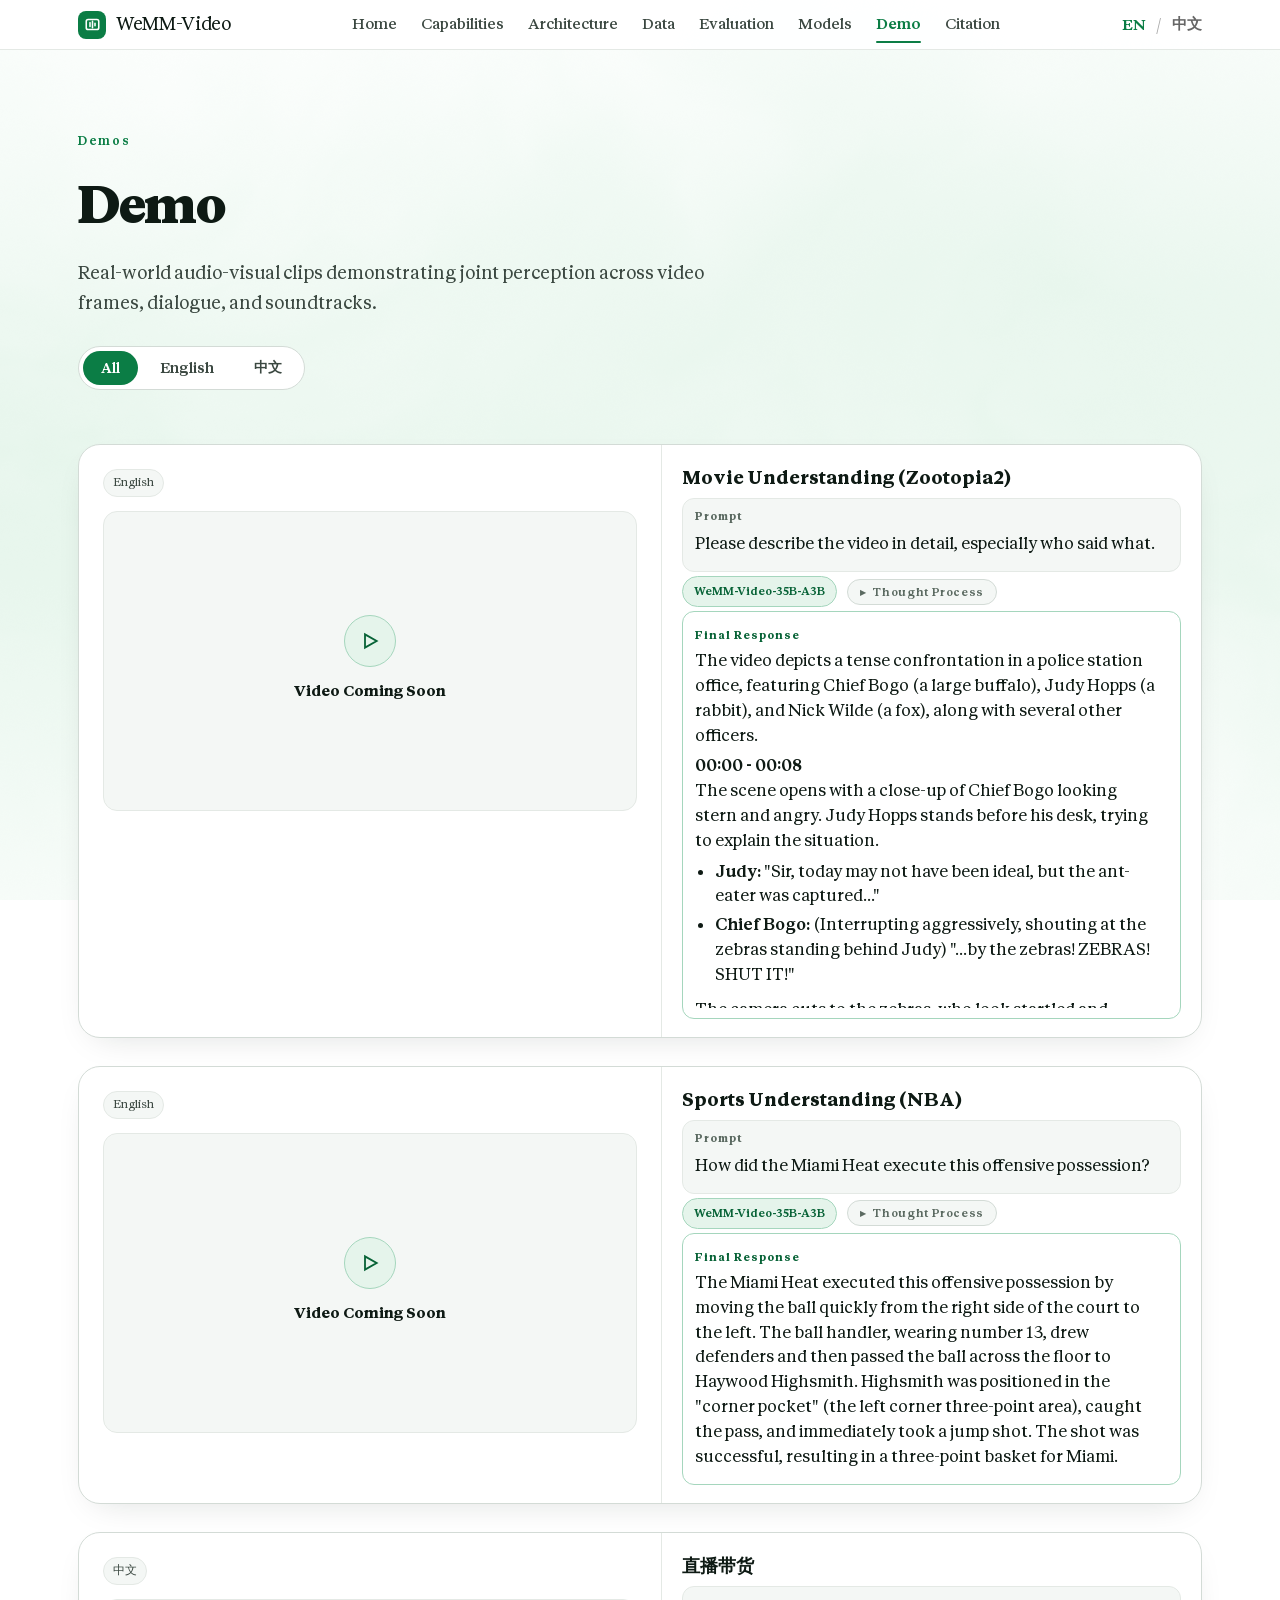
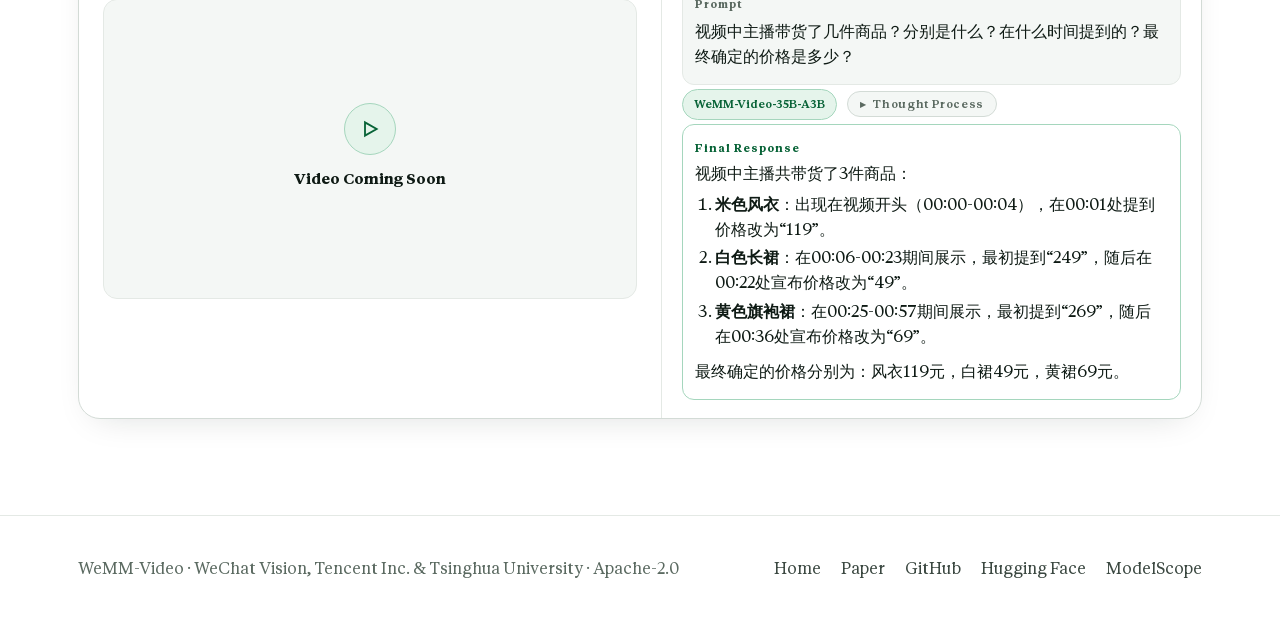
<file: demos.html>
<!DOCTYPE html>
<html lang="en">
<head>
  <meta charset="UTF-8" />
  <meta name="viewport" content="width=device-width, initial-scale=1.0" />
  <title>WeMM-Video — Video Demonstrations</title>
  <meta name="description" content="Interactive audio-visual video demonstrations of WeMM-Video." />
  <link rel="icon" type="image/png" href="assets/wechat.png" />
  <link rel="stylesheet" href="css/style.css" />
</head>
<body>
  <!-- Same Persistent Full-Page WebGL Living Wave Backdrop -->
  <canvas id="ambient-wave-canvas" data-intensity="0.72" aria-hidden="true"></canvas>

  <div class="page-shell">
    <!-- Navigation -->
    <header class="site-nav scrolled" id="site-nav">
      <div class="nav-inner">
        <a href="index.html" class="nav-brand">
          <span class="nav-brand-mark" aria-hidden="true">
            <svg width="15" height="15" viewBox="0 0 24 24" fill="none" stroke="currentColor" stroke-width="2.5" stroke-linecap="round" stroke-linejoin="round">
              <rect x="2" y="4" width="20" height="16" rx="3"></rect>
              <path d="M8 9v6M12 7v10M16 10v4"></path>
            </svg>
          </span>
          <span>WeMM-Video</span>
        </a>

        <nav class="nav-links" id="nav-links" aria-label="Primary">
          <a href="index.html" data-i18n="nav_home">Home</a>
          <a href="index.html#capabilities" data-i18n="nav_cap">Capabilities</a>
          <a href="index.html#architecture" data-i18n="nav_arch">Architecture</a>
          <a href="index.html#data" data-i18n="nav_data">Data</a>
          <a href="index.html#benchmarks" data-i18n="nav_bench">Evaluation</a>
          <a href="index.html#models" data-i18n="nav_models">Models</a>
          <a href="demos.html" class="active" data-i18n="nav_demos">Demo</a>
          <a href="index.html#citation" data-i18n="cite_title">Citation</a>
        </nav>

        <div class="nav-actions">
          <div class="lang-switch" role="group" aria-label="Language">
            <button type="button" class="lang-btn active" data-lang="en">EN</button>
            <span class="lang-divider" aria-hidden="true">/</span>
            <button type="button" class="lang-btn" data-lang="zh">中文</button>
          </div>
          <button type="button" class="mobile-menu-btn" id="mobile-menu-btn" aria-label="Toggle Menu">
            <svg width="18" height="18" viewBox="0 0 24 24" fill="none" stroke="currentColor" stroke-width="2">
              <line x1="3" y1="7" x2="21" y2="7"></line>
              <line x1="3" y1="12" x2="21" y2="12"></line>
              <line x1="3" y1="17" x2="21" y2="17"></line>
            </svg>
          </button>
        </div>
      </div>
    </header>

    <section class="demos-hero">
      <div class="container">
        <span class="eyebrow" data-i18n="demos_eyebrow">Screening Room</span>
        <h1 data-i18n="demos_title">Video Demonstrations</h1>
        <p data-i18n="demos_desc">
          Curated real-world audio-visual clips illustrating how WeMM-Video jointly perceives visual scenes, spoken dialogue, and soundtracks.
        </p>

        <div class="demo-track-bar">
          <div class="demo-track-switch" id="demo-track-switch" role="tablist">
            <button type="button" class="demo-track-btn active" data-demo-track="all" data-i18n="demo_track_all">All</button>
            <button type="button" class="demo-track-btn" data-demo-track="en" data-i18n="demo_track_en">English</button>
            <button type="button" class="demo-track-btn" data-demo-track="zh" data-i18n="demo_track_zh">中文</button>
          </div>
        </div>
      </div>
    </section>

    <main>
      <div class="container">
        <div class="demo-list" id="demo-list"></div>
      </div>
    </main>

    <footer class="site-footer">
      <div class="container footer-inner">
        <div data-i18n="footer_left">WeMM-Video · WeChat Vision, Tencent Inc. & Tsinghua University · Apache-2.0</div>
        <div class="footer-links">
          <a href="index.html" data-i18n="nav_home">Home</a>
          <a href="https://arxiv.org/abs/2611.26409" target="_blank" rel="noopener" data-i18n="cta_paper">Paper</a>
          <a href="https://github.com/Tencent/WeMM-Video" target="_blank" rel="noopener">GitHub</a>
          <a href="https://huggingface.co/collections/tencent/wemm-video" target="_blank" rel="noopener">Hugging Face</a>
          <a href="https://www.modelscope.ai/collections/WeChat-Vision/WeMM-Video" target="_blank" rel="noopener">ModelScope</a>
        </div>
      </div>
    </footer>
  </div>

  <script src="js/hero-canvas.js"></script>
  <script src="js/markdown.js?v=2"></script>
  <script src="js/demos-data.js"></script>
  <script src="js/i18n.js"></script>
  <script src="js/main.js?v=2"></script>
</body>
</html>
</file>
<file: css/style.css>
@font-face {
  font-family: "Anthropic Serif";
  src: url("../assets/fonts/anthropic-serif-roman.woff2") format("woff2");
  font-style: normal;
  font-weight: 300 800;
  font-display: swap;
}

@font-face {
  font-family: "Anthropic Serif";
  src: url("../assets/fonts/anthropic-serif-italic.woff2") format("woff2");
  font-style: italic;
  font-weight: 300 800;
  font-display: swap;
}

/* WeMM-Video light theme with a mint wave background. */
:root {
  color-scheme: light;
  --bg-base: #ffffff;
  --surface: #ffffff;
  --surface-strong: #ffffff;
  --surface-soft: #f4f7f5;
  --border: #e4e9e5;
  --border-strong: #d3dbd6;

  --ink: #0e1a14;
  --ink-secondary: #3b4841;
  --ink-muted: #5b6a61;

  --emerald: #0b7d45;
  --emerald-deep: #086337;
  --emerald-soft: #e5f4eb;
  --line-accent: #a5d6bd;
  --hero-title: #059a4b;
  --shadow: 0 12px 36px -18px rgba(14, 26, 20, 0.18);

  --font-display: "Anthropic Serif", "Songti SC", "SimSun", serif;
  --font-sans: "Anthropic Serif", "Songti SC", "SimSun", serif;
  --font-mono: "Anthropic Serif", "Songti SC", "SimSun", serif;

  --max-w: 1180px;
  --radius-sm: 10px;
  --radius-md: 16px;
  --radius-lg: 22px;
  --radius-pill: 999px;
}

*, *::before, *::after {
  box-sizing: border-box;
}

html {
  scroll-behavior: smooth;
  -webkit-font-smoothing: antialiased;
  -moz-osx-font-smoothing: grayscale;
  background: var(--bg-base);
}

button, input, select, textarea {
  font-family: inherit;
}

body {
  margin: 0;
  font-family: var(--font-sans);
  font-size: 17.5px;
  line-height: 1.72;
  color: var(--ink);
  background: var(--bg-base);
  overflow-x: hidden;
}

img {
  max-width: 100%;
  display: block;
}

a {
  color: var(--emerald);
  text-decoration: none;
  transition: color 0.18s ease;
}

a:hover {
  color: var(--emerald-deep);
}

/* ---------- Persistent Full-Page WebGL Wave Background ---------- */
#ambient-wave-canvas {
  position: fixed;
  inset: 0;
  width: 100vw;
  height: 100vh;
  z-index: 0;
  pointer-events: none;
  display: block;
}

.page-shell {
  position: relative;
  z-index: 1;
}

.container {
  width: 100%;
  max-width: var(--max-w);
  margin: 0 auto;
  padding: 0 28px;
}

/* ---------- Instant-Visible Content (Zero Blank-Frame Risk) ---------- */
.reveal {
  opacity: 1;
  transform: none;
}

/* ---------- Navigation (White Surface) ---------- */
.site-nav {
  position: fixed;
  top: 0;
  left: 0;
  right: 0;
  z-index: 100;
  height: 50px;
  display: flex;
  align-items: center;
  background: rgba(255, 255, 255, 0.90);
  border-bottom: 1px solid var(--border);
  transition: background 0.25s ease, border-color 0.25s ease;
}

.site-nav.scrolled {
  background: rgba(255, 255, 255, 0.97);
  border-bottom-color: var(--border-strong);
}

.nav-inner {
  width: 100%;
  max-width: var(--max-w);
  margin: 0 auto;
  padding: 0 28px;
  display: flex;
  align-items: center;
  justify-content: space-between;
  gap: 16px;
}

.nav-brand {
  display: inline-flex;
  align-items: center;
  gap: 10px;
  font-family: var(--font-display);
  font-weight: 400;
  font-size: 17.5px;
  letter-spacing: -0.02em;
  color: var(--ink);
}

.nav-brand:hover {
  color: var(--ink);
}

.nav-brand-mark {
  width: 28px;
  height: 28px;
  border-radius: 8px;
  background: var(--emerald);
  display: inline-flex;
  align-items: center;
  justify-content: center;
  color: var(--bg-base);
}

.nav-links {
  display: flex;
  align-items: center;
  gap: 24px;
}

.nav-links a {
  position: relative;
  font-size: 14.5px;
  font-weight: 500;
  color: var(--ink-secondary);
  padding: 4px 0;
}

.nav-links a:hover {
  color: var(--emerald-deep);
}

.nav-links a.active {
  color: var(--emerald);
  font-weight: 600;
}

.nav-links a.active::after {
  content: "";
  position: absolute;
  left: 0;
  right: 0;
  bottom: -2px;
  height: 2px;
  border-radius: 2px;
  background: var(--emerald);
}

.nav-actions {
  display: flex;
  align-items: center;
  gap: 10px;
}

.lang-switch {
  display: inline-flex;
  align-items: center;
  gap: 10px;
}

.lang-divider {
  color: #aaaaaa;
  font-size: 17px;
  font-weight: 400;
}

.lang-btn {
  border: 0;
  background: transparent;
  padding: 4px 0;
  font-size: 15px;
  font-weight: 600;
  color: #666666;
  cursor: pointer;
  transition: color 0.15s ease;
}

.lang-btn.active {
  color: var(--emerald);
}

.mobile-menu-btn {
  display: none;
  border: 1px solid var(--border);
  background: var(--surface-soft);
  color: var(--ink);
  border-radius: 8px;
  width: 36px;
  height: 36px;
  align-items: center;
  justify-content: center;
  cursor: pointer;
}

/* ---------- Hero Section (Full-Viewport Transparent Over Living Waves) ---------- */
.hero-cinema {
  position: relative;
  min-height: clamp(640px, 88vh, 880px);
  display: flex;
  align-items: center;
  justify-content: center;
  padding: 124px 0 88px;
  text-align: center;
}

.hero-inner {
  max-width: 960px;
  margin: 0 auto;
}

.hero-org {
  display: flex;
  flex-wrap: wrap;
  justify-content: center;
  gap: 6px 24px;
  margin: 0 auto 24px;
  font-size: 17px;
  font-weight: 500;
  line-height: 1.35;
  color: #444444;
}

.hero-title {
  margin: 0 0 18px;
  font-family: var(--font-display);
  font-size: clamp(38px, calc(7.6vw - 12px), 76px);
  font-weight: 400;
  line-height: 1.02;
  letter-spacing: -0.04em;
  color: var(--hero-title);
}

.hero-paper-title {
  margin: 0 auto 26px;
  max-width: 920px;
  font-family: var(--font-display);
  font-size: clamp(16px, calc(3.2vw - 8px), 30px);
  font-weight: 600;
  line-height: 1.25;
  letter-spacing: -0.025em;
  color: var(--ink);
  text-wrap: balance;
}

.hero-authors {
  display: flex;
  flex-wrap: wrap;
  justify-content: center;
  gap: 4px 20px;
  max-width: 880px;
  margin: 0 auto 8px;
  font-size: 17px;
  font-weight: 500;
  line-height: 1.35;
}

.hero-authors span {
  white-space: nowrap;
}

.hero-author-break {
  flex-basis: 100%;
  height: 0;
}

.hero-authors sup,
.hero-org sup {
  color: var(--emerald);
  font-size: 0.7em;
}

.hero-sub {
  margin: 0 auto 32px;
  max-width: 880px;
  font-size: 21px;
  font-weight: 600;
  line-height: 1.6;
  color: var(--emerald-deep);
  text-wrap: balance;
}

.hero-cta-row {
  display: flex;
  flex-wrap: wrap;
  justify-content: center;
  gap: 12px;
}

.btn {
  display: inline-flex;
  align-items: center;
  justify-content: center;
  gap: 8px;
  height: 44px;
  padding: 0 22px;
  border-radius: var(--radius-pill);
  font-size: 14px;
  font-weight: 600;
  transition: background 0.18s ease, border-color 0.18s ease, color 0.18s ease, transform 0.18s ease;
  white-space: nowrap;
  border: 1px solid var(--border-strong);
  background: var(--surface);
  color: var(--ink);
  cursor: pointer;
}

.btn:hover {
  background: #e9efeb;
  border-color: var(--border-strong);
  color: var(--ink);
  transform: translate3d(0, -1px, 0);
}

.btn-solid {
  background: var(--emerald-soft);
  border-color: var(--line-accent);
  color: var(--emerald-deep);
}

.btn-solid:hover {
  background: var(--line-accent);
  border-color: var(--line-accent);
  color: var(--emerald-deep);
}

.btn-emerald {
  background: var(--emerald);
  border-color: var(--emerald);
  color: var(--bg-base);
  font-weight: 700;
}

.btn-emerald:hover {
  background: var(--emerald-deep);
  border-color: var(--emerald-deep);
  color: var(--bg-base);
}

.hero-cta-row .btn {
  font-size: 16px;
}

.hero-cta-row .btn:hover {
  background: var(--line-accent);
  border-color: var(--line-accent);
  color: var(--emerald-deep);
}

.scroll-cue {
  position: absolute;
  bottom: 24px;
  left: 50%;
  transform: translateX(-50%);
  display: flex;
  flex-direction: column;
  align-items: center;
  gap: 6px;
  font-family: var(--font-mono);
  font-size: 10.5px;
  letter-spacing: 0.18em;
  text-transform: none;
  color: var(--ink-muted);
}

.scroll-cue-bar {
  width: 1px;
  height: 26px;
  background: linear-gradient(180deg, rgba(11, 125, 69, 0.65), transparent);
}

/* ---------- Unified Translucent Sections Over Living Waves ---------- */
.section-band {
  position: relative;
  padding: 96px 0;
  border-top: 1px solid var(--border);
  background: rgba(255, 255, 255, 0.78);
}

.section-band.alt {
  background: rgba(246, 248, 247, 0.92);
}

.editorial-header {
  margin-bottom: 44px;
}

.editorial-header.center {
  text-align: center;
  margin-left: auto;
  margin-right: auto;
}

.eyebrow {
  display: inline-block;
  font-family: var(--font-mono);
  font-size: 12px;
  font-weight: 600;
  letter-spacing: 0.14em;
  text-transform: none;
  color: var(--emerald);
  margin-bottom: 12px;
}

.section-title {
  margin: 0 0 16px;
  font-family: var(--font-display);
  font-size: clamp(28px, 3.6vw, 42px);
  font-weight: 800;
  line-height: 1.18;
  letter-spacing: -0.03em;
  color: var(--emerald);
  text-wrap: balance;
}

.section-desc {
  margin: 0;
  font-size: 18px;
  line-height: 1.75;
  color: var(--ink-secondary);
  text-wrap: pretty;
}

/* ---------- Section 1: Capabilities ---------- */
.story-grid {
  display: grid;
  grid-template-columns: repeat(2, 1fr);
  gap: 20px;
  margin-bottom: 24px;
}

.story-block {
  padding: 28px 30px;
  border-radius: var(--radius-lg);
  background: var(--surface);
  border: 1px solid var(--border);
  box-shadow: var(--shadow);
}

.story-block h3 {
  margin: 0 0 10px;
  font-family: var(--font-display);
  font-size: 18px;
  font-weight: 700;
  color: var(--ink);
  letter-spacing: -0.015em;
}

.story-block p {
  margin: 0;
  font-size: 16.5px;
  line-height: 1.74;
  color: var(--ink-secondary);
}

.cap-grid {
  display: grid;
  grid-template-columns: repeat(4, 1fr);
  gap: 16px;
  margin-bottom: 42px;
}

.cap-item {
  padding: 22px;
  border-radius: var(--radius-md);
  background: var(--surface);
  border: 1px solid var(--border);
  transition: border-color 0.2s ease, transform 0.2s ease, background 0.2s ease;
}

.cap-item:hover {
  border-color: var(--line-accent);
  background: var(--surface-soft);
  transform: translate3d(0, -2px, 0);
}

.cap-icon {
  width: 36px;
  height: 36px;
  border-radius: 10px;
  background: var(--emerald-soft);
  color: var(--emerald);
  display: inline-flex;
  align-items: center;
  justify-content: center;
  margin-bottom: 14px;
}

.cap-item h4 {
  margin: 0 0 8px;
  font-family: var(--font-display);
  font-size: 16px;
  font-weight: 700;
  color: var(--ink);
  text-wrap: balance;
}

.cap-item p {
  margin: 0;
  font-size: 15.5px;
  line-height: 1.66;
  color: var(--ink-muted);
}

/* ---------- Studio Exhibition Frames (Paper Figures) ---------- */
.figure-frame {
  position: relative;
}

.figure-sheet {
  position: relative;
  overflow: hidden;
  cursor: zoom-in;
}

.figure-sheet img {
  margin: 0 auto;
}

.zoom-hint {
  position: absolute;
  right: 14px;
  bottom: 14px;
  padding: 5px 12px;
  border-radius: var(--radius-pill);
  background: var(--surface);
  color: var(--ink);
  font-size: 11.5px;
  font-weight: 600;
  pointer-events: none;
  opacity: 0;
  transition: opacity 0.18s ease;
}

.figure-sheet:hover .zoom-hint {
  opacity: 1;
}

.figure-meta {
  margin-top: 14px;
  padding: 0 4px;
  display: flex;
  align-items: center;
  justify-content: space-between;
  flex-wrap: wrap;
  gap: 10px;
  font-size: 15.5px;
  color: var(--ink-muted);
}

/* ---------- Architecture Points ---------- */
.arch-points {
  display: grid;
  grid-template-columns: repeat(3, 1fr);
  gap: 20px;
  margin-top: 28px;
}

.arch-point {
  padding: 22px 24px;
  border-radius: var(--radius-md);
  background: var(--surface);
  border: 1px solid var(--border);
  border-top: 2px solid var(--line-accent);
}

.arch-point h4 {
  margin: 0 0 8px;
  font-family: var(--font-display);
  font-size: 16px;
  font-weight: 700;
  color: var(--ink);
}

.arch-point p {
  margin: 0;
  font-size: 16px;
  line-height: 1.68;
  color: var(--ink-secondary);
}

/* ---------- Data Section (Two Paper Figures Side-by-Side) ---------- */
.data-figures {
  display: grid;
  grid-template-columns: 0.78fr 1.22fr;
  gap: 22px;
  align-items: stretch;
  margin-bottom: 24px;
}

.data-fig-card {
  display: flex;
  flex-direction: column;
  justify-content: space-between;
}

.data-fig-card .figure-meta {
  justify-content: center;
  text-align: center;
}

.data-fig-card .figure-sheet {
  flex: 1;
  display: flex;
  align-items: center;
  justify-content: center;
  padding: 0;
}

.data-fig-card .figure-sheet img {
  max-height: 410px;
  width: auto;
  max-width: 100%;
  object-fit: contain;
}

.data-notes {
  display: grid;
  grid-template-columns: repeat(3, 1fr);
  gap: 18px;
}

.data-note-item {
  padding: 22px 24px;
  border-radius: var(--radius-md);
  background: var(--surface);
  border: 1px solid var(--border);
}

.data-note-item h4 {
  margin: 0 0 8px;
  font-family: var(--font-display);
  font-size: 15.5px;
  font-weight: 700;
  color: var(--ink);
  text-wrap: balance;
}

.data-note-item p {
  margin: 0;
  font-size: 15.5px;
  line-height: 1.68;
  color: var(--ink-muted);
}

/* ==========================================================================
   Section 4: Complete Paper Evaluation Explorer (5 Sections · 123 Benchmarks)
   ========================================================================== */
.arena-shell {
  border-radius: var(--radius-lg);
  background: var(--surface-strong);
  border: 1px solid var(--border-strong);
  padding: 28px;
  box-shadow: var(--shadow);
}

/* Top bar: 5 Paper Sections + View Switch */
.arena-top-bar {
  display: flex;
  align-items: center;
  justify-content: space-between;
  flex-wrap: wrap;
  gap: 14px;
  padding-bottom: 20px;
  border-bottom: 1px solid var(--border);
  margin-bottom: 20px;
}

.section-tabs {
  display: flex;
  flex-wrap: wrap;
  gap: 8px;
}

.section-tab {
  display: inline-flex;
  align-items: center;
  gap: 7px;
  border: 1px solid var(--border-strong);
  background: var(--surface-soft);
  color: var(--ink-secondary);
  padding: 8px 16px;
  border-radius: var(--radius-pill);
  font-size: 13.5px;
  font-weight: 600;
  cursor: pointer;
  transition: background 0.16s ease, color 0.16s ease, border-color 0.16s ease;
}

.section-tab:hover {
  background: #e9efeb;
  color: var(--ink);
}

.section-tab.active {
  background: var(--emerald);
  border-color: var(--emerald);
  color: var(--bg-base);
}

.tab-count {
  font-family: var(--font-mono);
  font-size: 11px;
  padding: 1px 6px;
  border-radius: var(--radius-pill);
  background: #e9efeb;
  color: inherit;
}

.section-tab.active .tab-count {
  background: rgba(255, 255, 255, 0.18);
}

.view-mode-switch {
  display: inline-flex;
  padding: 3px;
  border-radius: var(--radius-pill);
  background: var(--surface-soft);
  border: 1px solid var(--border-strong);
}

.view-mode-btn {
  border: 0;
  background: transparent;
  color: var(--ink-muted);
  padding: 6px 14px;
  border-radius: var(--radius-pill);
  font-size: 12.5px;
  font-weight: 600;
  cursor: pointer;
  transition: background 0.15s ease, color 0.15s ease;
}

.view-mode-btn.active {
  background: var(--emerald);
  color: var(--bg-base);
}

.arena-summary-row {
  display: flex;
  align-items: center;
  justify-content: flex-start;
  flex-wrap: wrap;
  gap: 12px;
  margin-bottom: 14px;
}

.arena-section-desc {
  margin: 0;
  font-size: 16px;
  line-height: 1.68;
  color: var(--ink-secondary);
  max-width: 740px;
}

/* Scale Filter (All / Flagship / Compact) */
.scale-filter-bar {
  display: inline-flex;
  flex-wrap: wrap;
  gap: 4px;
  padding: 3px;
  border-radius: var(--radius-pill);
  background: var(--surface-soft);
  border: 1px solid var(--border);
}

.scale-btn {
  border: 0;
  background: transparent;
  color: var(--ink-muted);
  padding: 5px 12px;
  border-radius: var(--radius-pill);
  font-size: 12px;
  font-weight: 600;
  cursor: pointer;
}

.scale-btn.active {
  background: var(--emerald-soft);
  color: var(--emerald-deep);
}

/* Dimension Pills (Level 2) */
.dimension-pills {
  display: flex;
  flex-wrap: wrap;
  gap: 7px;
  margin-bottom: 14px;
}

.dim-pill {
  border: 1px solid var(--border);
  background: var(--surface-soft);
  color: var(--ink-secondary);
  padding: 5px 11px;
  border-radius: var(--radius-pill);
  font-size: 12px;
  font-weight: 600;
  cursor: pointer;
  transition: background 0.15s ease, border-color 0.15s ease, color 0.15s ease;
}

.dim-pill:hover {
  background: #e9efeb;
  color: var(--ink);
}

.dim-pill.active {
  background: var(--emerald-soft);
  border-color: var(--line-accent);
  color: var(--emerald-deep);
}

/* Benchmark Chips (Level 3) */
.bench-chips {
  display: flex;
  flex-wrap: wrap;
  gap: 7px;
  margin-bottom: 22px;
  padding: 14px;
  border-radius: 14px;
  background: var(--surface);
  border: 1px solid var(--border);
}

.bench-chip {
  border: 1px solid var(--border);
  background: var(--surface-soft);
  color: var(--ink-muted);
  padding: 5px 11px;
  border-radius: 8px;
  font-family: var(--font-mono);
  font-size: 11.5px;
  font-weight: 500;
  cursor: pointer;
  transition: background 0.14s ease, color 0.14s ease, border-color 0.14s ease;
}

.bench-chip:hover {
  color: var(--ink);
  border-color: var(--border-strong);
}

.bench-chip.active {
  background: var(--emerald-soft);
  border-color: var(--emerald);
  color: var(--emerald-deep);
}

.bench-chip.is-avg {
  border-color: var(--line-accent);
  color: var(--emerald-deep);
}

.bench-chip.is-avg.active {
  background: var(--emerald);
  color: var(--bg-base);
  font-weight: 700;
}

/* Legend & Metric Note Bar */
.arena-meta-bar {
  display: flex;
  align-items: center;
  justify-content: space-between;
  flex-wrap: wrap;
  gap: 12px;
  margin-bottom: 18px;
}

.arena-legend {
  display: flex;
  flex-wrap: wrap;
  gap: 16px;
  font-size: 12px;
  color: var(--ink-muted);
}

.legend-item {
  display: inline-flex;
  align-items: center;
  gap: 7px;
}

.legend-dot {
  width: 9px;
  height: 9px;
  border-radius: 50%;
}

.legend-dot.ours { background: #08b85a; }
.legend-dot.closed { background: #888888; }
.legend-dot.open { background: #368fe0; }

.metric-badge {
  display: inline-flex;
  align-items: center;
  gap: 6px;
  padding: 4px 11px;
  border-radius: var(--radius-pill);
  font-family: var(--font-mono);
  font-size: 11.5px;
  background: #fbf3e2;
  border: 1px solid #e6d2a8;
  color: #815211;
}

/* Ranked Comparison Bars */
.arena-bars {
  display: flex;
  flex-direction: column;
  gap: 11px;
}

.bar-row {
  display: grid;
  grid-template-columns: 30px 268px 1fr 94px;
  align-items: center;
  gap: 12px;
}

.bar-rank {
  font-family: var(--font-mono);
  font-size: 12px;
  font-weight: 600;
  color: var(--ink-muted);
  text-align: center;
}

.bar-rank.top1 {
  color: #815211;
}

.bar-model {
  display: flex;
  align-items: center;
  justify-content: space-between;
  gap: 8px;
  font-size: 13px;
  font-weight: 500;
  color: var(--ink-secondary);
  white-space: nowrap;
  overflow: hidden;
}

.bar-model-name {
  overflow: hidden;
  text-overflow: ellipsis;
}

.bar-model.ours {
  color: var(--ink);
  font-weight: 700;
}

.model-tag {
  flex-shrink: 0;
  font-family: var(--font-mono);
  font-size: 9.5px;
  font-weight: 700;
  letter-spacing: 0.04em;
  text-transform: none;
  padding: 2px 6px;
  border-radius: 5px;
}

.tag-ours {
  background: var(--emerald-soft);
  color: var(--emerald-deep);
}

.tag-closed {
  background: var(--surface-soft);
  color: var(--ink-secondary);
}

.tag-open {
  background: #eaf1f5;
  color: #355b75;
}

.bar-track {
  position: relative;
  height: 26px;
  border-radius: 7px;
  background: var(--surface-soft);
  overflow: hidden;
}

.bar-fill {
  height: 100%;
  border-radius: 7px;
  transform-origin: left center;
  animation: benchmark-bar-grow 0.5s ease-out;
  display: flex;
  align-items: center;
  justify-content: flex-end;
  padding-right: 10px;
  font-family: var(--font-mono);
  font-size: 10.5px;
  color: var(--bg-base);
  font-weight: 700;
}

@keyframes benchmark-bar-grow {
  from { transform: scaleX(0); }
  to { transform: scaleX(1); }
}

.bar-fill.ours {
  background: linear-gradient(90deg, #08b85a, #16ce6b);
}

.bar-fill.ours-sub {
  background: linear-gradient(90deg, #29c66b, #51dc82);
}

.bar-fill.closed {
  background: #888888;
  color: var(--bg-base);
}

.bar-fill.open {
  background: #368fe0;
  color: var(--bg-base);
}

.bar-fill[data-model^="Seed" i] {
  background: #368fe0;
}

.bar-fill[data-model^="MiniCPM" i] {
  background: #83c7f5;
}

.bar-fill[data-model^="WeMM-Video-35B"] {
  background: #009c49;
}

.bar-fill[data-model^="WeMM-Video-35B"][data-model*="Instruct"] {
  background: #00856a;
}

.bar-fill[data-model^="WeMM-Video-9B"] {
  background: #30c94b;
}

.bar-fill[data-model^="WeMM-Video-4B"] {
  background: #85d637;
}

.bar-fill[data-model^="WeMM-Video-2B"] {
  background: #82e5ad;
}

.bar-fill[data-model^="Qwen3.5-Omni" i] {
  background: #7340bb;
}

.bar-fill[data-model^="Qwen3-Omni" i] {
  background: #b59aeb;
}

.bar-fill[data-model^="Qwen3.6" i] {
  background: #915bd3;
}

.bar-fill[data-model^="Qwen3.5-9B" i] {
  background: #cdb8f4;
}

.bar-score {
  font-family: var(--font-mono);
  font-size: 13.5px;
  font-weight: 700;
  text-align: right;
  color: var(--ink-secondary);
  white-space: nowrap;
}

.bar-score.ours {
  color: var(--emerald-deep);
}

.bar-subval {
  display: block;
  font-size: 10px;
  font-weight: 500;
  color: var(--ink-muted);
}

/* ---------- Full Paper Table Mode ---------- */
.paper-table-controls {
  display: flex;
  align-items: center;
  justify-content: space-between;
  flex-wrap: wrap;
  gap: 12px;
  margin-bottom: 16px;
}

.table-group-tabs {
  display: flex;
  flex-wrap: wrap;
  gap: 8px;
}

.table-group-btn {
  border: 1px solid var(--border-strong);
  background: var(--surface-soft);
  color: var(--ink-secondary);
  padding: 6px 14px;
  border-radius: var(--radius-pill);
  font-size: 12.5px;
  font-weight: 600;
  cursor: pointer;
}

.table-group-btn.active {
  background: var(--emerald-soft);
  border-color: var(--emerald);
  color: var(--emerald-deep);
}

.table-search-input {
  height: 36px;
  min-width: 220px;
  padding: 0 14px;
  border-radius: var(--radius-pill);
  border: 1px solid var(--border-strong);
  background: var(--surface);
  color: var(--ink);
  font-size: 13px;
  outline: none;
}

.table-search-input:focus {
  border-color: var(--emerald);
}

.paper-table-wrap {
  overflow-x: auto;
  border-radius: 14px;
  border: 1px solid var(--border);
  background: var(--surface);
}

.paper-table {
  width: 100%;
  border-collapse: collapse;
  font-size: 15px;
  min-width: 760px;
}

.paper-table th,
.paper-table td {
  padding: 10px 13px;
  text-align: center;
  border-bottom: 1px solid var(--border);
  white-space: nowrap;
}

.paper-table th {
  font-family: var(--font-display);
  font-size: 12px;
  font-weight: 700;
  color: var(--ink-secondary);
  background: var(--surface-soft);
  border-bottom: 1px solid var(--border-strong);
}

.paper-table th.col-bench,
.paper-table td.col-bench {
  text-align: left;
  position: sticky;
  left: 0;
  z-index: 2;
  background: var(--surface);
  font-weight: 500;
  color: var(--ink);
  border-right: 1px solid var(--border);
}

.paper-table th.col-bench {
  background: var(--surface-soft);
  z-index: 3;
}

.paper-table th.col-ours {
  color: var(--emerald-deep);
  background: var(--emerald-soft);
}

.paper-table td.col-ours {
  background: #f5faf7;
}

.paper-table th.col-ref,
.paper-table td.col-ref {
  color: var(--ink-muted);
  background: var(--surface-soft);
}

.paper-table tr.dim-divider td {
  text-align: left;
  font-family: var(--font-mono);
  font-size: 11.5px;
  font-weight: 700;
  letter-spacing: 0.06em;
  text-transform: none;
  color: var(--emerald-deep);
  background: var(--emerald-soft);
  padding: 8px 14px;
}

.paper-table tbody tr:hover:not(.dim-divider) td {
  background: var(--surface-soft);
}

.paper-table tbody tr:hover:not(.dim-divider) td.col-bench {
  background: var(--surface-soft);
}

.paper-table td.cell-best {
  font-weight: 800;
  color: var(--emerald-deep);
}

.paper-table td.cell-best-nonours {
  font-weight: 700;
  color: var(--ink);
  text-decoration: underline;
  text-decoration-color: rgba(64, 86, 72, 0.55);
  text-underline-offset: 3px;
}

.paper-table-footnotes {
  white-space: pre-line;
  margin-top: 14px;
  font-size: 14.5px;
  line-height: 1.65;
  color: var(--ink-muted);
}

/* Overview Figures Block (Above Explorer, Both Stacked Full-Width) */
.glance-block {
  margin-bottom: 56px;
}

.subblock-header {
  display: flex;
  align-items: baseline;
  justify-content: space-between;
  flex-wrap: wrap;
  gap: 10px 20px;
  margin-bottom: 20px;
}

.subblock-header h3 {
  margin: 0;
  font-family: var(--font-display);
  font-size: 22px;
  font-weight: 700;
  letter-spacing: -0.02em;
  color: var(--ink);
}

.subblock-header p {
  margin: 0;
  font-size: 16px;
  color: var(--ink-muted);
}

.glance-stack {
  display: flex;
  flex-direction: column;
  gap: 24px;
}

.figure-label-tag {
  display: inline-flex;
  align-items: center;
  gap: 7px;
  margin-bottom: 12px;
  font-family: var(--font-mono);
  font-size: 11.5px;
  font-weight: 600;
  letter-spacing: 0.08em;
  text-transform: none;
  color: var(--emerald);
}

/* ---------- Models Table ---------- */
.models-table-wrap {
  overflow-x: auto;
  border-radius: var(--radius-lg);
  border: 1px solid var(--border-strong);
  background: var(--surface-strong);
  box-shadow: var(--shadow);
}

.models-table {
  width: 100%;
  border-collapse: collapse;
  font-size: 16px;
  min-width: 860px;
}

.models-table th,
.models-table td {
  padding: 16px 18px;
  text-align: left;
  border-bottom: 1px solid var(--border);
  vertical-align: middle;
}

.models-table th {
  font-family: var(--font-mono);
  font-size: 11.5px;
  font-weight: 600;
  letter-spacing: 0.08em;
  text-transform: none;
  color: var(--ink-muted);
  background: var(--surface-soft);
  white-space: nowrap;
}

.models-table td:nth-child(1),
.models-table td:nth-child(2),
.models-table td:nth-child(3),
.models-table td:nth-child(5) {
  white-space: nowrap;
}

.models-table tbody tr:last-child td {
  border-bottom: 0;
}

.models-table tbody tr:hover {
  background: var(--surface-soft);
}

.model-name-cell {
  font-family: var(--font-display);
  font-weight: 700;
  color: var(--ink);
}

.badge-flagship {
  display: inline-block;
  margin-left: 8px;
  padding: 2px 8px;
  border-radius: var(--radius-pill);
  background: var(--emerald-soft);
  border: 1px solid var(--line-accent);
  color: var(--emerald-deep);
  font-family: var(--font-mono);
  font-size: 10.5px;
  font-weight: 700;
  vertical-align: middle;
}

.hf-btn {
  display: inline-flex;
  align-items: center;
  gap: 6px;
  padding: 6px 14px;
  border-radius: var(--radius-pill);
  background: var(--surface-soft);
  border: 1px solid var(--border-strong);
  color: var(--ink);
  font-size: 12.5px;
  font-weight: 600;
  white-space: nowrap;
}

.hf-btn:hover {
  background: var(--emerald);
  border-color: var(--emerald);
  color: var(--bg-base);
}

/* ---------- Demo Portal Banner ---------- */
.demo-portal {
  position: relative;
  overflow: hidden;
  border-radius: 26px;
  padding: 68px 40px;
  text-align: center;
  background: linear-gradient(125deg, #eaf6ed, #ffffff 60%, #f1f8f3);
  border: 1px solid var(--line-accent);
  box-shadow: var(--shadow);
}

.demo-portal h2 {
  margin: 0 0 12px;
  font-family: var(--font-display);
  font-size: clamp(28px, 3.6vw, 40px);
  font-weight: 800;
  color: var(--ink);
  letter-spacing: -0.03em;
}

.demo-portal p {
  margin: 0 auto 28px;
  max-width: 580px;
  font-size: 17.5px;
  color: var(--ink-secondary);
}

/* ---------- BibTeX & Footer ---------- */
.bibtex-box {
  position: relative;
  border-radius: var(--radius-md);
  background: var(--surface-strong);
  border: 1px solid var(--border-strong);
  padding: 24px 26px;
  overflow-x: auto;
}

.bibtex-box pre {
  margin: 0;
  padding-right: 112px;
  font-family: var(--font-mono);
  font-size: 15px;
  line-height: 1.72;
  color: var(--ink-secondary);
  white-space: pre-wrap;
  word-break: break-word;
}

.copy-btn {
  position: absolute;
  top: 14px;
  right: 14px;
  border: 1px solid var(--border-strong);
  background: var(--surface-soft);
  color: var(--ink);
  padding: 6px 14px;
  border-radius: 8px;
  font-size: 12px;
  font-weight: 600;
  cursor: pointer;
}

.copy-btn:hover {
  background: #e9efeb;
}

.site-footer {
  padding: 40px 0 52px;
  background: var(--surface);
  border-top: 1px solid var(--border);
  font-size: 15.5px;
  color: var(--ink-muted);
}

.footer-inner {
  display: flex;
  flex-wrap: wrap;
  align-items: center;
  justify-content: space-between;
  gap: 16px;
}

.footer-links {
  display: flex;
  gap: 20px;
}

.footer-links a {
  color: var(--ink-secondary);
}

.footer-links a:hover {
  color: var(--emerald-deep);
}

/* ---------- Lightbox ---------- */
.lightbox {
  position: fixed;
  inset: 0;
  z-index: 300;
  background: rgba(14, 26, 20, 0.80);
  display: none;
  align-items: center;
  justify-content: center;
  padding: 24px;
}

.lightbox.open {
  cursor: zoom-out;
  display: flex;
}

.lightbox img {
  max-width: 94vw;
  max-height: 88vh;
}

.lightbox-close {
  position: absolute;
  top: 20px;
  right: 24px;
  width: 42px;
  height: 42px;
  border-radius: 50%;
  border: 1px solid var(--border-strong);
  background: var(--surface);
  color: var(--ink);
  font-size: 22px;
  cursor: pointer;
}

/* ==========================================================================
   Demos Page (demos.html) — Unified Living Wave Screening Room
   ========================================================================== */
.demos-hero {
  padding: 124px 0 42px;
}

.demos-hero h1 {
  margin: 0 0 12px;
  font-family: var(--font-display);
  font-size: clamp(32px, 4.4vw, 48px);
  font-weight: 800;
  color: var(--ink);
  letter-spacing: -0.03em;
}

.demos-hero p {
  margin: 0 0 28px;
  max-width: 660px;
  color: var(--ink-secondary);
}

.demo-track-bar {
  display: flex;
  align-items: center;
  justify-content: space-between;
  flex-wrap: wrap;
  gap: 14px;
}

.demo-track-switch {
  display: inline-flex;
  padding: 4px;
  border-radius: var(--radius-pill);
  background: var(--surface);
  border: 1px solid var(--border-strong);
  gap: 4px;
}

.demo-track-btn {
  display: inline-flex;
  align-items: center;
  gap: 8px;
  border: 0;
  background: transparent;
  color: var(--ink-secondary);
  padding: 8px 18px;
  border-radius: var(--radius-pill);
  font-size: 13.5px;
  font-weight: 600;
  cursor: pointer;
  transition: background 0.16s ease, color 0.16s ease;
}

.demo-track-btn:hover {
  color: var(--ink);
  background: var(--surface-soft);
}

.demo-track-btn.active {
  background: var(--emerald);
  color: var(--bg-base);
}

.demo-track-count {
  font-family: var(--font-mono);
  font-size: 11px;
  padding: 1px 7px;
  border-radius: var(--radius-pill);
  background: #e9efeb;
  color: inherit;
}

.demo-track-btn.active .demo-track-count {
  background: rgba(255, 255, 255, 0.18);
}

.demo-track-hint {
  font-size: 15px;
  color: var(--ink-muted);
}

.demo-case-tabs {
  display: flex;
  gap: 10px;
  overflow-x: auto;
  margin-top: 20px;
  padding-bottom: 8px;
}

.demo-case-tabs .demo-track-btn {
  flex-shrink: 0;
  border: 1px solid var(--border-strong);
}

.demo-list {
  display: flex;
  flex-direction: column;
  gap: 28px;
  padding: 12px 0 96px;
}

.demo-card {
  border-radius: var(--radius-lg);
  background: var(--surface-strong);
  border: 1px solid var(--border-strong);
  overflow: hidden;
  display: grid;
  grid-template-columns: 1.08fr 1fr;
  box-shadow: var(--shadow);
}

.demo-video-col {
  padding: 24px;
  border-right: 1px solid var(--border);
  display: flex;
  flex-direction: column;
  gap: 14px;
}

.demo-card-top {
  display: flex;
  align-items: center;
  justify-content: space-between;
  gap: 10px;
  flex-wrap: wrap;
}

.demo-index {
  font-family: var(--font-mono);
  font-size: 12px;
  font-weight: 600;
  letter-spacing: 0.04em;
  color: var(--emerald-deep);
}

.demo-tags {
  display: flex;
  flex-wrap: wrap;
  gap: 6px;
}

.demo-tag {
  font-size: 11.5px;
  padding: 3px 9px;
  border-radius: var(--radius-pill);
  background: var(--surface-soft);
  border: 1px solid var(--border);
  color: var(--ink-secondary);
}

.demo-tag.audio {
  background: #fbf3e2;
  border-color: #e6d2a8;
  color: #815211;
}

.demo-player-frame {
  position: relative;
  aspect-ratio: 16 / 9;
  border-radius: 14px;
  overflow: hidden;
  background: var(--surface-soft);
  border: 1px solid var(--border);
  display: flex;
  align-items: center;
  justify-content: center;
}

.demo-player-frame video {
  width: 100%;
  height: 100%;
  object-fit: contain;
  background: #000000;
}

.demo-placeholder {
  text-align: center;
  padding: 24px;
}

.demo-play-icon {
  width: 52px;
  height: 52px;
  border-radius: 50%;
  margin: 0 auto 12px;
  background: var(--emerald-soft);
  border: 1px solid var(--line-accent);
  color: var(--emerald-deep);
  display: flex;
  align-items: center;
  justify-content: center;
}

.demo-placeholder-title {
  font-family: var(--font-display);
  font-size: 14.5px;
  font-weight: 700;
  color: var(--ink);
  margin-bottom: 4px;
}

.demo-placeholder-sub {
  font-size: 14px;
  color: var(--ink-muted);
}

.demo-video-meta {
  display: flex;
  justify-content: space-between;
  font-family: var(--font-mono);
  font-size: 11px;
  color: var(--ink-muted);
}

.demo-io-col {
  padding: 18px 20px;
  display: flex;
  flex-direction: column;
  gap: 4px;
}

.demo-title {
  margin: 0;
  font-family: var(--font-display);
  font-size: 18px;
  font-weight: 700;
  color: var(--ink);
}

.demo-prompt-box {
  padding: 9px 12px;
  border-radius: 12px;
  background: var(--surface-soft);
  border: 1px solid var(--border);
}

.demo-label {
  font-family: var(--font-mono);
  font-size: 10.5px;
  font-weight: 700;
  letter-spacing: 0.1em;
  text-transform: none;
  color: var(--ink-muted);
  margin-bottom: 5px;
}

.demo-prompt-text {
  font-size: 15.5px;
  color: var(--ink);
}

.demo-mode-bar {
  display: flex;
  align-items: center;
  justify-content: flex-start;
  flex-wrap: wrap;
  gap: 10px;
}

.demo-model-badge {
  font-family: var(--font-mono);
  font-size: 11px;
  font-weight: 600;
  color: var(--emerald-deep);
  background: var(--emerald-soft);
  border: 1px solid var(--line-accent);
  padding: 5px 11px;
  border-radius: var(--radius-pill);
}

/* Inline Thought Process Toggle Pill + Scrollable Muted Panel */
.demo-thinking-toggle {
  display: inline-flex;
  align-items: center;
  gap: 6px;
  cursor: pointer;
  font-family: var(--font-mono);
  font-size: 11px;
  font-weight: 600;
  letter-spacing: 0.06em;
  text-transform: none;
  color: var(--ink-muted);
  background: var(--surface-soft);
  border: 1px solid var(--border-strong);
  padding: 5px 12px;
  border-radius: var(--radius-pill);
  transition: background 0.16s ease, color 0.16s ease, border-color 0.16s ease;
}

.demo-thinking-toggle:hover,
.demo-thinking-toggle.open {
  color: var(--ink-secondary);
  background: var(--surface-soft);
  border-color: var(--border-strong);
}

.demo-thinking-chevron {
  display: inline-block;
  transition: transform 0.18s ease;
  font-size: 11px;
}

.demo-thinking-toggle.open .demo-thinking-chevron {
  transform: rotate(90deg);
}

.demo-thinking-box {
  padding: 10px 12px;
  border-radius: 12px;
  background: var(--surface-soft);
  border: 1px solid var(--border);
  border-left: 2.5px solid var(--border-strong);
  color: var(--ink-muted);
}

.demo-thinking-content {
  font-size: 15px;
  line-height: 1.68;
  color: var(--ink-muted);
}

.demo-answer-box {
  padding: 6px 12px 10px;
  border-radius: 12px;
  background: var(--surface);
  border: 1px solid var(--line-accent);
  color: var(--ink);
}

.demo-answer-label {
  display: inline-flex;
  align-items: center;
  gap: 6px;
  font-family: var(--font-mono);
  font-size: 10.5px;
  font-weight: 700;
  letter-spacing: 0.1em;
  text-transform: none;
  color: var(--emerald-deep);
  margin-bottom: 2px;
}

/* Compact Scrollable Panes for Both Thinking & Final Response */
.demo-scroll-pane {
  max-height: 360px;
  overflow-y: auto;
  overscroll-behavior: contain;
  padding-right: 8px;
  scrollbar-width: thin;
  scrollbar-color: rgba(64, 86, 72, 0.34) transparent;
}

.demo-scroll-pane::-webkit-scrollbar {
  width: 6px;
}

.demo-scroll-pane::-webkit-scrollbar-track {
  background: transparent;
}

.demo-scroll-pane::-webkit-scrollbar-thumb {
  background: rgba(64, 86, 72, 0.28);
  border-radius: 999px;
}

.demo-scroll-pane::-webkit-scrollbar-thumb:hover {
  background: rgba(64, 86, 72, 0.48);
}

/* Rich Markdown Typography inside Prompt, Thinking, and Answer */
.md-body {
  font-size: 16px;
  line-height: 1.72;
}

.demo-io-col .md-body {
  line-height: 1.55;
}

.demo-io-col .md-body p {
  margin-bottom: 6px;
}

.demo-thinking-content.md-body {
  font-size: 15px;
  color: var(--ink-muted);
}

.md-body > :first-child {
  margin-top: 0;
}

.md-body > :last-child {
  margin-bottom: 0;
}

.md-body p {
  margin: 0 0 10px;
}

.md-body strong {
  color: var(--ink);
  font-weight: 600;
}

.demo-thinking-content.md-body strong {
  color: var(--ink-secondary);
}

.md-body ul,
.md-body ol {
  margin: 6px 0 10px;
  padding-left: 20px;
}

.md-body ul.md-sublist {
  margin: 4px 0 10px 16px;
}

.md-body li {
  margin: 4px 0;
}

.md-body blockquote {
  margin: 8px 0;
  padding: 6px 12px;
  border-left: 2px solid var(--line-accent);
  background: var(--surface-soft);
  color: var(--ink-secondary);
}

.md-body code {
  font-family: var(--font-mono);
  font-size: 14.5px;
  padding: 1px 6px;
  border-radius: 5px;
  background: var(--surface-soft);
  color: var(--emerald-deep);
}

.demo-thinking-content.md-body code {
  color: var(--ink-secondary);
}

.md-code-block {
  margin: 10px 0;
  padding: 12px 14px;
  border-radius: 10px;
  background: var(--surface-soft);
  border: 1px solid var(--border);
  overflow-x: auto;
}

.md-code-block code {
  padding: 0;
  background: transparent;
  color: var(--ink-secondary);
  font-size: 14.5px;
}

.md-heading {
  margin: 12px 0 6px;
  font-family: var(--font-display);
  font-size: 14.5px;
  font-weight: 700;
  color: var(--ink);
}

.md-table-wrap {
  overflow-x: auto;
  margin: 10px 0;
}

.md-table {
  width: 100%;
  border-collapse: collapse;
  font-size: 14.5px;
}

.md-table th,
.md-table td {
  padding: 6px 10px;
  border: 1px solid var(--border-strong);
  text-align: left;
}

.md-table th {
  background: var(--surface-soft);
  color: var(--ink);
}

.md-body hr {
  border: 0;
  border-top: 1px solid var(--border);
  margin: 12px 0;
}

/* ---------- Responsive ---------- */
@media (max-width: 1024px) {
  .cap-grid { grid-template-columns: repeat(2, 1fr); }
  .data-figures { grid-template-columns: 1fr; }
  .demo-card { grid-template-columns: 1fr; }
  .demo-video-col { border-right: 0; border-bottom: 1px solid var(--border); }
}

@media (max-width: 820px) {
  .story-grid, .arch-points, .data-notes { grid-template-columns: 1fr; }
  .bar-row { grid-template-columns: 24px 190px 1fr 72px; gap: 8px; }

  .nav-links {
    position: fixed;
    top: 64px;
    left: 0;
    right: 0;
    background: var(--surface);
    border-bottom: 1px solid var(--border);
    flex-direction: column;
    align-items: flex-start;
    padding: 16px 24px 20px;
    gap: 14px;
    display: none;
  }
  .nav-links.open { display: flex; }
  .mobile-menu-btn { display: inline-flex; }
}

@media (max-width: 560px) {
  .container { padding: 0 18px; }
  .section-band { padding: 68px 0; }
  .cap-grid { grid-template-columns: 1fr; }
  .arena-shell { padding: 18px; }
  .bar-row { grid-template-columns: 1fr 64px; gap: 6px; }
  .bar-rank { display: none; }
  .bar-model { grid-column: 1 / -1; }
}
</file>
